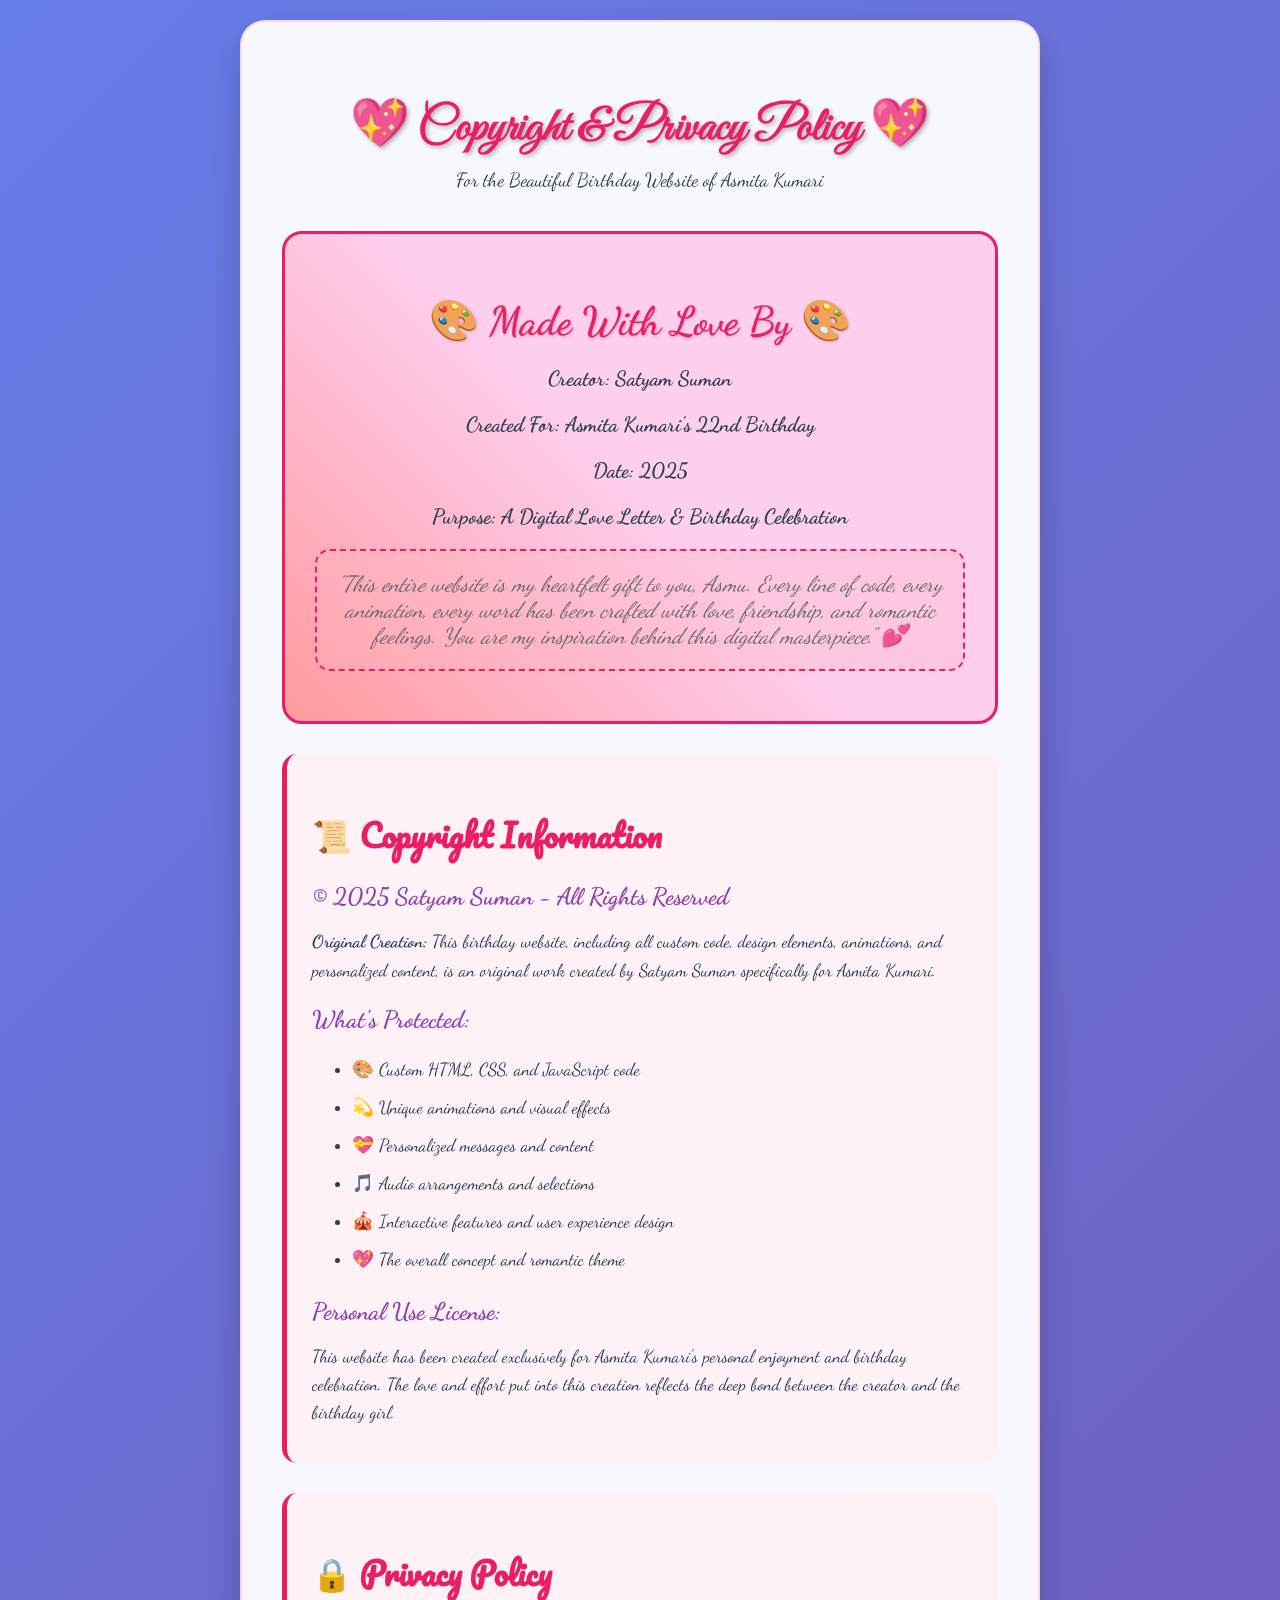
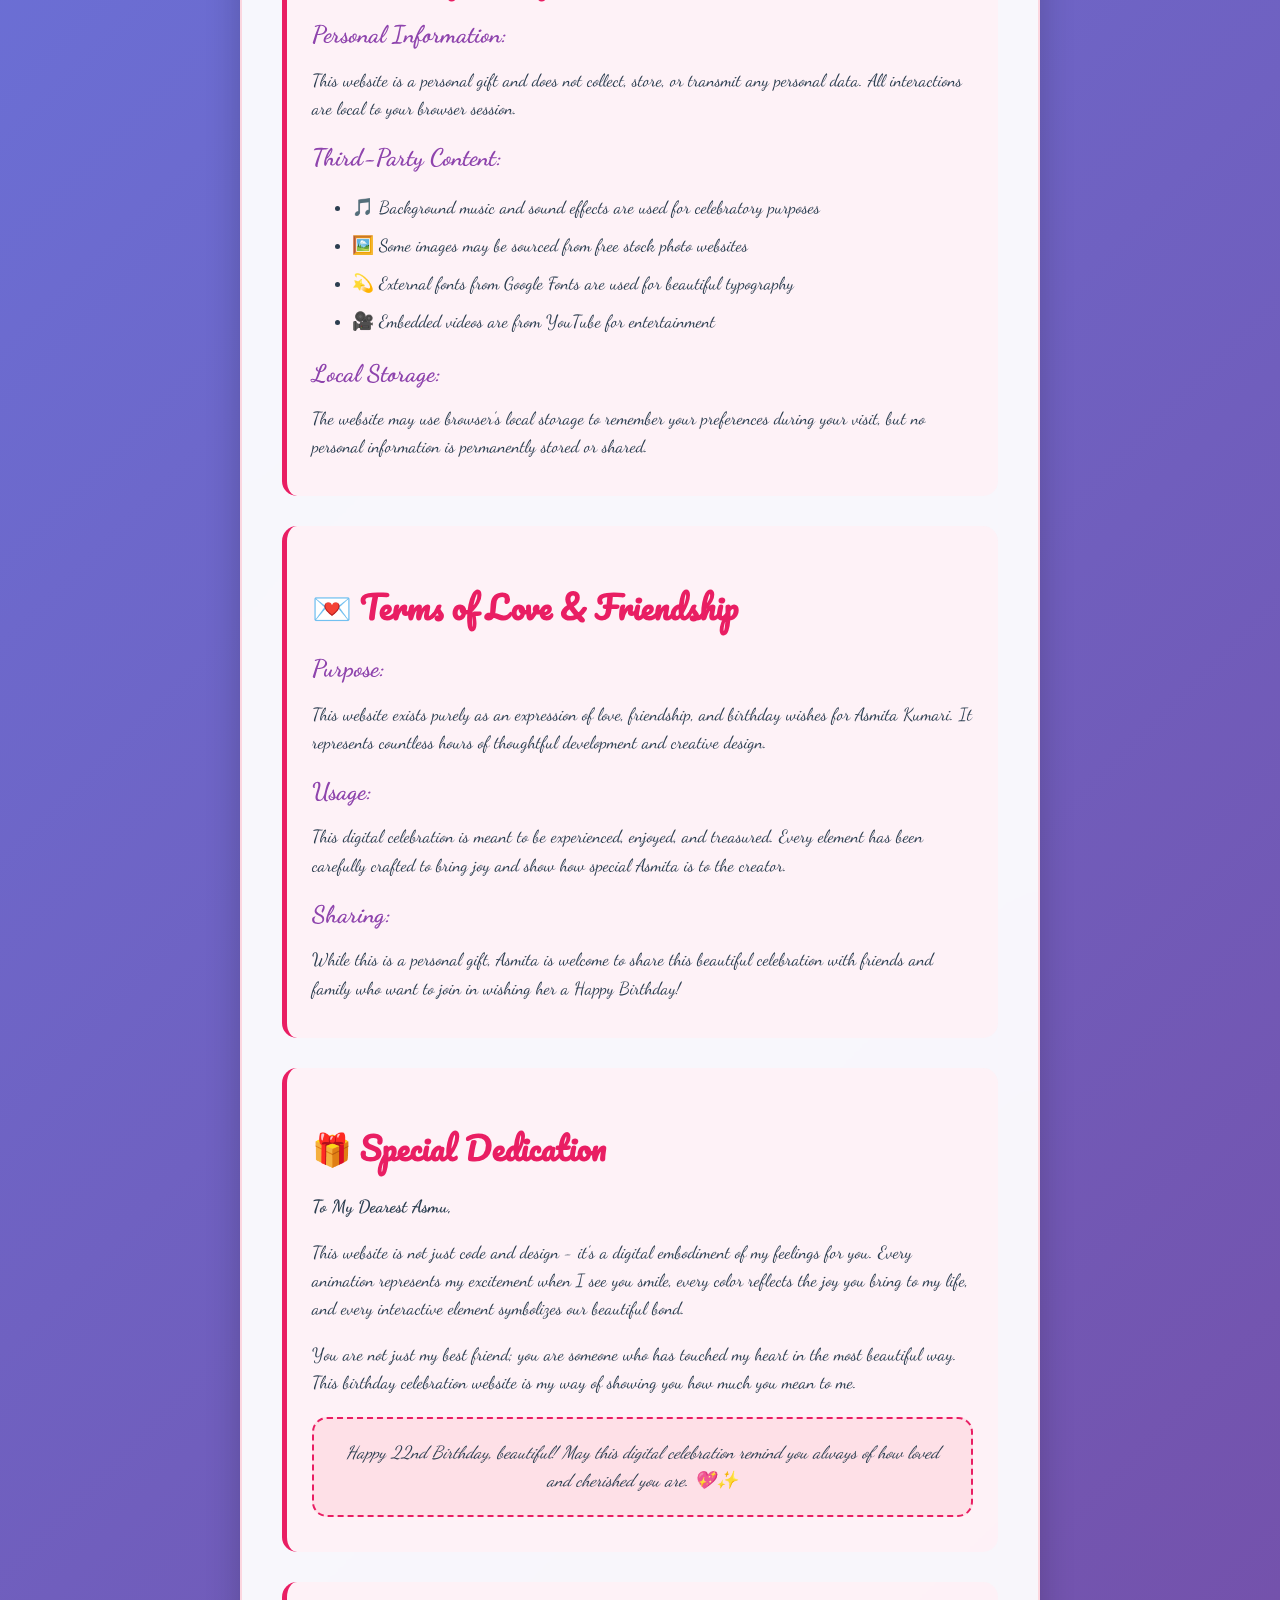
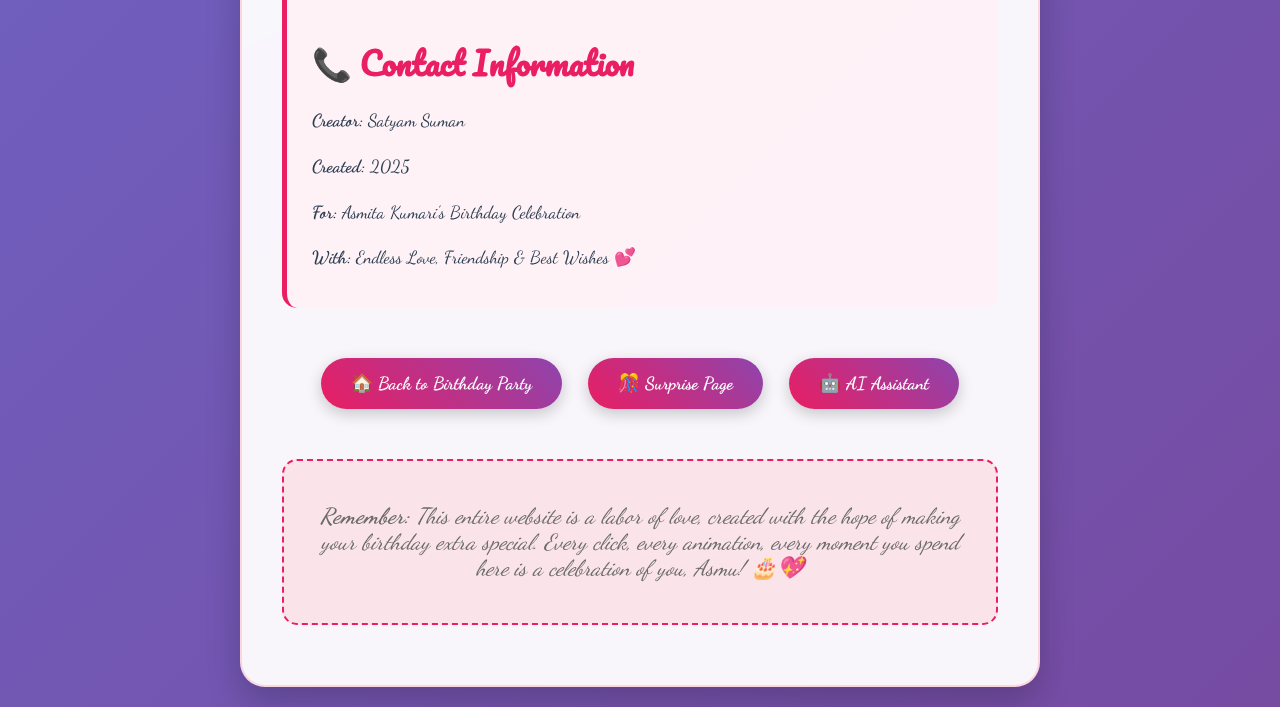
<file: src/html/privacy.html>
<!DOCTYPE html>
<html lang="en">
<head>
    <title>Copyright & Privacy Policy - Happy Birthday Asmita Kumari</title>
    <meta charset="UTF-8" />
    <meta name="viewport" content="width=device-width, initial-scale=1.0">
    <link rel="stylesheet" href="../css/stylesheet.css">
    <link rel="stylesheet" href="../css/surprise.css">
    <link href='https://fonts.googleapis.com/css?family=Dancing+Script:400,700' rel='stylesheet'>
    <link href='https://fonts.googleapis.com/css?family=Pacifico' rel='stylesheet'>
    <link href='https://fonts.googleapis.com/css?family=Great+Vibes' rel='stylesheet'>
    <style>
        body {
            background: linear-gradient(135deg, #667eea 0%, #764ba2 100%);
            font-family: 'Dancing Script', cursive;
            margin: 0;
            padding: 20px;
            min-height: 100vh;
        }
        
        .policy-container {
            max-width: 800px;
            margin: 0 auto;
            background: rgba(255, 255, 255, 0.95);
            backdrop-filter: blur(15px);
            border-radius: 25px;
            padding: 40px;
            box-shadow: 0 15px 35px rgba(0,0,0,0.2);
            border: 2px solid rgba(255, 182, 193, 0.5);
        }
        
        .header {
            text-align: center;
            margin-bottom: 40px;
        }
        
        .header h1 {
            font-size: 3rem;
            color: #e91e63;
            text-shadow: 2px 2px 4px rgba(0,0,0,0.3);
            font-family: 'Great Vibes', cursive;
            margin-bottom: 10px;
        }
        
        .header p {
            font-size: 1.2rem;
            color: #2c3e50;
            margin: 0;
        }
        
        .section {
            margin: 30px 0;
            padding: 25px;
            background: rgba(255, 240, 245, 0.8);
            border-radius: 15px;
            border-left: 5px solid #e91e63;
        }
        
        .section h2 {
            color: #e91e63;
            font-size: 2rem;
            margin-bottom: 15px;
            font-family: 'Pacifico', cursive;
        }
        
        .section h3 {
            color: #8e44ad;
            font-size: 1.5rem;
            margin: 20px 0 10px 0;
        }
        
        .section p, .section li {
            font-size: 1.1rem;
            line-height: 1.6;
            color: #2c3e50;
            margin-bottom: 10px;
        }
        
        .creator-info {
            background: linear-gradient(45deg, #ff9a9e 0%, #fecfef 50%, #fecfef 100%);
            padding: 30px;
            border-radius: 20px;
            text-align: center;
            margin: 30px 0;
            border: 3px solid #e91e63;
        }
        
        .creator-info h2 {
            font-size: 2.5rem;
            color: #e91e63;
            margin-bottom: 15px;
            text-shadow: 1px 1px 3px rgba(0,0,0,0.2);
        }
        
        .creator-details {
            font-size: 1.3rem;
            color: #2c3e50;
            font-weight: bold;
        }
        
        .love-note {
            background: rgba(255, 182, 193, 0.3);
            padding: 20px;
            border-radius: 15px;
            font-style: italic;
            text-align: center;
            margin: 20px 0;
            border: 2px dashed #e91e63;
        }
        
        .nav-btn {
            background: linear-gradient(45deg, #e91e63, #8e44ad);
            color: white;
            border: none;
            padding: 15px 30px;
            border-radius: 50px;
            font-size: 1.1rem;
            font-family: 'Dancing Script', cursive;
            font-weight: bold;
            cursor: pointer;
            transition: all 0.3s ease;
            box-shadow: 0 5px 15px rgba(0,0,0,0.2);
            text-decoration: none;
            display: inline-block;
            margin: 10px;
        }
        
        .nav-btn:hover {
            transform: translateY(-3px);
            box-shadow: 0 8px 25px rgba(0,0,0,0.3);
            color: white;
            text-decoration: none;
        }
        
        .navigation {
            text-align: center;
            margin: 40px 0;
        }
    </style>
</head>
<body>
    <div class="policy-container">
        <div class="header">
            <h1>💖 Copyright & Privacy Policy 💖</h1>
            <p>For the Beautiful Birthday Website of Asmita Kumari</p>
        </div>

        <div class="creator-info">
            <h2>🎨 Made With Love By 🎨</h2>
            <div class="creator-details">
                <p><strong>Creator:</strong> Satyam Suman</p>
                <p><strong>Created For:</strong> Asmita Kumari's 22nd Birthday</p>
                <p><strong>Date:</strong> 2025</p>
                <p><strong>Purpose:</strong> A Digital Love Letter & Birthday Celebration</p>
            </div>
            <div class="love-note">
                "This entire website is my heartfelt gift to you, Asmu. Every line of code, every animation, every word has been crafted with love, friendship, and romantic feelings. You are my inspiration behind this digital masterpiece." 💕
            </div>
        </div>

        <div class="section">
            <h2>📜 Copyright Information</h2>
            <h3>© 2025 Satyam Suman - All Rights Reserved</h3>
            <p><strong>Original Creation:</strong> This birthday website, including all custom code, design elements, animations, and personalized content, is an original work created by Satyam Suman specifically for Asmita Kumari.</p>
            
            <h3>What's Protected:</h3>
            <ul>
                <li>🎨 Custom HTML, CSS, and JavaScript code</li>
                <li>💫 Unique animations and visual effects</li>
                <li>💝 Personalized messages and content</li>
                <li>🎵 Audio arrangements and selections</li>
                <li>🎪 Interactive features and user experience design</li>
                <li>💖 The overall concept and romantic theme</li>
            </ul>

            <h3>Personal Use License:</h3>
            <p>This website has been created exclusively for Asmita Kumari's personal enjoyment and birthday celebration. The love and effort put into this creation reflects the deep bond between the creator and the birthday girl.</p>
        </div>

        <div class="section">
            <h2>🔒 Privacy Policy</h2>
            
            <h3>Personal Information:</h3>
            <p>This website is a personal gift and does not collect, store, or transmit any personal data. All interactions are local to your browser session.</p>

            <h3>Third-Party Content:</h3>
            <ul>
                <li>🎵 Background music and sound effects are used for celebratory purposes</li>
                <li>🖼️ Some images may be sourced from free stock photo websites</li>
                <li>💫 External fonts from Google Fonts are used for beautiful typography</li>
                <li>🎥 Embedded videos are from YouTube for entertainment</li>
            </ul>

            <h3>Local Storage:</h3>
            <p>The website may use browser's local storage to remember your preferences during your visit, but no personal information is permanently stored or shared.</p>
        </div>

        <div class="section">
            <h2>💌 Terms of Love & Friendship</h2>
            
            <h3>Purpose:</h3>
            <p>This website exists purely as an expression of love, friendship, and birthday wishes for Asmita Kumari. It represents countless hours of thoughtful development and creative design.</p>

            <h3>Usage:</h3>
            <p>This digital celebration is meant to be experienced, enjoyed, and treasured. Every element has been carefully crafted to bring joy and show how special Asmita is to the creator.</p>

            <h3>Sharing:</h3>
            <p>While this is a personal gift, Asmita is welcome to share this beautiful celebration with friends and family who want to join in wishing her a Happy Birthday!</p>
        </div>

        <div class="section">
            <h2>🎁 Special Dedication</h2>
            <p><strong>To My Dearest Asmu,</strong></p>
            <p>This website is not just code and design - it's a digital embodiment of my feelings for you. Every animation represents my excitement when I see you smile, every color reflects the joy you bring to my life, and every interactive element symbolizes our beautiful bond.</p>
            
            <p>You are not just my best friend; you are someone who has touched my heart in the most beautiful way. This birthday celebration website is my way of showing you how much you mean to me.</p>
            
            <p class="love-note">Happy 22nd Birthday, beautiful! May this digital celebration remind you always of how loved and cherished you are. 💖✨</p>
        </div>

        <div class="section">
            <h2>📞 Contact Information</h2>
            <p><strong>Creator:</strong> Satyam Suman</p>
            <p><strong>Created:</strong> 2025</p>
            <p><strong>For:</strong> Asmita Kumari's Birthday Celebration</p>
            <p><strong>With:</strong> Endless Love, Friendship & Best Wishes 💕</p>
        </div>

        <div class="navigation">
            <a href="../../index.html" class="nav-btn">🏠 Back to Birthday Party</a>
            <a href="surprise.html" class="nav-btn">🎊 Surprise Page</a>
            <a href="ai.html" class="nav-btn">🤖 AI Assistant</a>
        </div>

        <div class="love-note">
            <p><strong>Remember:</strong> This entire website is a labor of love, created with the hope of making your birthday extra special. Every click, every animation, every moment you spend here is a celebration of you, Asmu! 🎂💖</p>
        </div>
    </div>
</body>
</html>
</file>
<file: src/css/stylesheet.css>
body {
	background: linear-gradient(45deg, #ff9a9e 0%, #fecfef 50%, #fecfef 100%);
	background-attachment: fixed;
	background-size: 400% 400%;
	background-repeat: no-repeat;
	margin: auto;
	font-family: 'Signika', sans-serif;
	font-size:22px;
	color:#6B6B6B;
	animation: gradientShift 15s ease infinite;
}

@keyframes gradientShift {
	0% {
		background-position: 0% 50%;
	}
	50% {
		background-position: 100% 50%;
	}
	100% {
		background-position: 0% 50%;
	}
}

.navbar {
	margin-bottom: 0px;
	background: rgba(255,255,255,0.1);
	backdrop-filter: blur(10px);
	border: none;
	border-radius: 15px 15px 0 0;
}

.btn-primary {
	background: linear-gradient(45deg, #667eea, #764ba2);
	border: none;
	border-radius: 25px;
	margin: 5px;
	transition: all 0.3s ease;
	box-shadow: 0 4px 15px rgba(0,0,0,0.2);
	font-weight: bold;
}

.btn-primary:hover {
	transform: translateY(-2px);
	box-shadow: 0 6px 20px rgba(0,0,0,0.3);
	background: linear-gradient(45deg, #764ba2, #667eea);
}

.peach {
	background: linear-gradient(45deg, #ff9a9e 0%, #fad0c4 100%);
}

body {
	background-size: 400% 400%;
	animation: gradientShift 15s ease infinite;
	-webkit-transition:background-color linear 5s;
	-moz-transition:background-color linear 5s;
	-o-transition:background-color linear 5s;
	-ms-transition:background-color linear 5s;
	transition:background-color linear 5s;
	overflow-x:hidden;
}

body{
	background-color: #FFF;
	background-image:url("../img/bg.png");
}

/* Ensure buttons are properly styled and visible when needed */
.btn {
	display: none;
	margin: 5px;
	padding: 15px 25px;
	border-radius: 25px;
	border: none;
	background: linear-gradient(45deg, #ff69b4, #ff1493);
	color: white;
	font-family: 'Signika', sans-serif;
	font-size: 16px;
	font-weight: bold;
	cursor: pointer;
	transition: all 0.3s ease;
	box-shadow: 0 4px 15px rgba(255, 105, 180, 0.3);
	text-transform: uppercase;
	letter-spacing: 1px;
}

.btn:hover {
	background: linear-gradient(45deg, #ff1493, #dc143c);
	transform: translateY(-2px) scale(1.05);
	box-shadow: 0 6px 20px rgba(255, 105, 180, 0.4);
}

.btn:focus {
	outline: none;
}

/* Show initial button after loading */
#initial {
	display: none;
}

/* Ensure all buttons show when their turn comes */
.btn.show {
	display: block !important;
}

@keyframes gradientShift {
	0% { background-position: 0% 50%; }
	50% { background-position: 100% 50%; }
	100% { background-position: 0% 50%; }
}
.container {
	display: none;
}
.peach {
	background-color: #FFDAB9;

}
.peach-after {
	-webkit-animation:peach_alive linear 8s infinite;
	-moz-animation:peach_alive linear 8s infinite;
	-o-animation:peach_alive linear 8s infinite;
	-ms-animation:peach_alive linear 8s infinite;
	animation:peach_alive linear 8s infinite;
}

@-webkit-keyframes peach_alive {
	0%{
		background-color: #FFDAB9;
	}
	25%{
		background-color: #FFE4B5;
	}
	50%{
		background-color: #FFDAB9;
	}
	75%{
		background-color: #FFEFD5;
	}
	100%{
		background-color: #FFDAB9;
	}
}
@-moz-keyframes peach_alive {
	0%{
		background-color: #FFDAB9;
	}
	25%{
		background-color: #FFE4B5;
	}
	50%{
		background-color: #FFDAB9;
	}
	75%{
		background-color: #FFEFD5;
	}
	100%{
		background-color: #FFDAB9;
	}
}

@-o-keyframes peach_alive {
	0%{
		background-color: #FFDAB9;
	}
	25%{
		background-color: #FFE4B5;
	}
	50%{
		background-color: #FFDAB9;
	}
	75%{
		background-color: #FFEFD5;
	}
	100%{
		background-color: #FFDAB9;
	}
}

@-ms-keyframes peach_alive {
	0%{
		background-color: #FFDAB9;
	}
	25%{
		background-color: #FFE4B5;
	}
	50%{
		background-color: #FFDAB9;
	}
	75%{
		background-color: #FFEFD5;
	}
	100%{
		background-color: #FFDAB9;
	}
}

@keyframes peach_alive {
	0%{
		background-color: #FFDAB9;
	}
	25%{
		background-color: #FFE4B5;
	}
	50%{
		background-color: #FFDAB9;
	}
	75%{
		background-color: #FFEFD5;
	}
	100%{
		background-color: #FFDAB9;
	}
}

.peach-disco {
	-webkit-animation:peach_disc linear 6s infinite;
	-moz-animation:peach_disc linear 6s infinite;
	-o-animation:peach_disc linear 6s infinite;
	-ms-animation:peach_disc linear 6s infinite;
	animation:peach_disc linear 6s infinite;
}

@-webkit-keyframes peach_disc {
	0%{
		background-color: #000000;
	}
	25%{
		background-color: #7B1DAF;
	}
	50%{
		background-color: #FF2FB9;
	}
	75%{
		background-color:#D4FF47;
	}
	100%{
		background-color: #1B3649;
	}
}
@-moz-keyframes peach_disc {
	0%{
		background-color: #000000;
	}
	25%{
		background-color: #7B1DAF;
	}
	50%{
		background-color: #FF2FB9;
	}
	75%{
		background-color:#D4FF47;
	}
	100%{
		background-color: #1B3649;
	}
}

@-o-keyframes peach_disc {
	0%{
		background-color: #000000;
	}
	25%{
		background-color: #7B1DAF;
	}
	50%{
		background-color: #FF2FB9;
	}
	75%{
		background-color:#D4FF47;
	}
	100%{
		background-color: #1B3649;
	}
}

@-ms-keyframes peach_disc {
	0%{
		background-color: #000000;
	}
	25%{
		background-color: #7B1DAF;
	}
	50%{
		background-color: #FF2FB9;
	}
	75%{
		background-color:#D4FF47;
	}
	100%{
		background-color: #1B3649;
	}
}

@keyframes peach_disc {
	0%{
		background-color: #000000;
	}
	25%{
		background-color: #7B1DAF;
	}
	50%{
		background-color: #FF2FB9;
	}
	75%{
		background-color:#D4FF47;
	}
	100%{
		background-color: #1B3649;
	}
}

.bulb {
	width: 50px;
	height: 50px;
	margin: auto;
	background-repeat: no-repeat no-repeat;
	background-position:center 0px;
	background-size: 50px 50px;
}

.bulb-holder {
	height: 70px;
}

.center {
  display: block;
  margin-left: auto;
  margin-right: auto;
  width: 50%;
}


.center1 {
  display: block;
   height: 300px;
   left: 50%;
   margin-top: -150px;
   margin-left: -150px;
   position: absolute;
   top: 50%;
   width: 300px;
}

.bulb-glow-yellow {
	background-image: url('../../images/lights/bulb_yellow.png');
	-webkit-animation: bulb_glow_yellow linear 5s;
	-moz-animation: bulb_glow_yellow linear 5s;
	-o-animation: bulb_glow_yellow linear 5s;
	-ms-animation: bulb_glow_yellow linear 5s;
	animation: bulb_glow_yellow linear 5s;
}

@-webkit-keyframes bulb_glow_yellow {
	0%{
		background-image: url('../../images/lights/bulb.png');
		opacity: 0;
	}
	50%{
		opacity: 1;
	}
	100%{
		background-image: url('../../images/lights/bulb_yellow.png');
		opacity: 1;
	}
}
@-moz-keyframes bulb_glow_yellow {
	0%{
		background-image: url('../../images/lights/bulb.png');
		opacity: 0;
	}
	50%{
		opacity: 1;
	}
	100%{
		background-image: url('../../images/lights/bulb_yellow.png');
		opacity: 1;
	}
}
@-o-keyframes bulb_glow_yellow {
	0%{
		background-image: url('../../images/lights/bulb.png');
		opacity: 0;
	}
	50%{
		opacity: 1;
	}
	100%{
		background-image: url('../../images/lights/bulb_yellow.png');
		opacity: 1;
	}
}
@-ms-keyframes bulb_glow_yellow {
	0%{
		background-image: url('../../images/lights/bulb.png');
		opacity: 0;
	}
	50%{
		opacity: 1;
	}
	100%{
		background-image: url('../../images/lights/bulb_yellow.png');
		opacity: 1;
	}
}
@keyframes bulb_glow_yellow {
	0%{
		background-image: url('../../images/lights/bulb.png');
		opacity: 0;
	}
	50%{
		opacity: 1;
	}
	100%{
		background-image: url('../../images/lights/bulb_yellow.png');
		opacity: 1;
	}
}

.bulb-glow-red {
	background-image: url('../../images/lights/bulb_red.png');
	-webkit-animation: bulb_glow_red linear 5s;
	-moz-animation: bulb_glow_red linear 5s;
	-o-animation: bulb_glow_red linear 5s;
	-ms-animation: bulb_glow_red linear 5s;
	animation: bulb_glow_red linear 5s;
}

@-webkit-keyframes bulb_glow_red {
	0%{
		background-image: url('../../images/lights/bulb.png');
		opacity: 0;
	}
	50%{
		opacity: 1;
	}
	100%{
		background-image: url('../../images/lights/bulb_red.png');
		opacity: 1;
	}
}
@-moz-keyframes bulb_glow_red {
	0%{
		background-image: url('../../images/lights/bulb.png');
		opacity: 0;
	}
	50%{
		opacity: 1;
	}
	100%{
		background-image: url('../../images/lights/bulb_red.png');
		opacity: 1;
	}
}
@-o-keyframes bulb_glow_red {
	0%{
		background-image: url('../../images/lights/bulb.png');
		opacity: 0;
	}
	50%{
		opacity: 1;
	}
	100%{
		background-image: url('../../images/lights/bulb_red.png');
		opacity: 1;
	}
}
@-ms-keyframes bulb_glow_red {
	0%{
		background-image: url('../../images/lights/bulb.png');
		opacity: 0;
	}
	50%{
		opacity: 1;
	}
	100%{
		background-image: url('../../images/lights/bulb_red.png');
		opacity: 1;
	}
}
@keyframes bulb_glow_red {
	0%{
		background-image: url('../../images/lights/bulb.png');
		opacity: 0;
	}
	50%{
		opacity: 1;
	}
	100%{
		background-image: url('../../images/lights/bulb_red.png');
		opacity: 1;
	}
}
.bulb-glow-blue {
	background-image: url('../../images/lights/bulb_blue.png');
	-webkit-animation: bulb_glow_blue linear 5s;
	-moz-animation: bulb_glow_blue linear 5s;
	-o-animation: bulb_glow_blue linear 5s;
	-ms-animation: bulb_glow_blue linear 5s;
	animation: bulb_glow_blue linear 5s;
}

@-webkit-keyframes bulb_glow_blue {
	0%{
		background-image: url('../../images/lights/bulb.png');
		opacity: 0;
	}
	50%{
		opacity: 1;
	}
	100%{
		background-image: url('../../images/lights/bulb_blue.png');
		opacity: 1;
	}
}
@-moz-keyframes bulb_glow_blue {
	0%{
		background-image: url('../../images/lights/bulb.png');
		opacity: 0;
	}
	50%{
		opacity: 1;
	}
	100%{
		background-image: url('../../images/lights/bulb_blue.png');
		opacity: 1;
	}
}
@-o-keyframes bulb_glow_blue {
	0%{
		background-image: url('../../images/lights/bulb.png');
		opacity: 0;
	}
	50%{
		opacity: 1;
	}
	100%{
		background-image: url('../../images/lights/bulb_blue.png');
		opacity: 1;
	}
}
@-ms-keyframes bulb_glow_blue {
	0%{
		background-image: url('../../images/lights/bulb.png');
		opacity: 0;
	}
	50%{
		opacity: 1;
	}
	100%{
		background-image: url('../../images/lights/bulb_blue.png');
		opacity: 1;
	}
}
@keyframes bulb_glow_blue {
	0%{
		background-image: url('../../images/lights/bulb.png');
		opacity: 0;
	}
	50%{
		opacity: 1;
	}
	100%{
		background-image: url('../../images/lights/bulb_blue.png');
		opacity: 1;
	}
}

.bulb-glow-green {
	background-image: url('../../images/lights/bulb_green.png');
	-webkit-animation: bulb_glow_green linear 5s;
	-moz-animation: bulb_glow_green linear 5s;
	-o-animation: bulb_glow_green linear 5s;
	-ms-animation: bulb_glow_green linear 5s;
	animation: bulb_glow_green linear 5s;
}

@-webkit-keyframes bulb_glow_green {
	0%{
		background-image: url('../../images/lights/bulb.png');
		opacity: 0;
	}
	50%{
		opacity: 1;
	}
	100%{
		background-image: url('../../images/lights/bulb_green.png');
		opacity: 1;
	}
}
@-moz-keyframes bulb_glow_green {
	0%{
		background-image: url('../../images/lights/bulb.png');
		opacity: 0;
	}
	50%{
		opacity: 1;
	}
	100%{
		background-image: url('../../images/lights/bulb_green.png');
		opacity: 1;
	}
}
@-o-keyframes bulb_glow_green {
	0%{
		background-image: url('../../images/lights/bulb.png');
		opacity: 0;
	}
	50%{
		opacity: 1;
	}
	100%{
		background-image: url('../../images/lights/bulb_green.png');
		opacity: 1;
	}
}
@-ms-keyframes bulb_glow_green {
	0%{
		background-image: url('../../images/lights/bulb.png');
		opacity: 0;
	}
	50%{
		opacity: 1;
	}
	100%{
		background-image: url('../../images/lights/bulb_green.png');
		opacity: 1;
	}
}
@keyframes bulb_glow_green {
	0%{
		background-image: url('../../images/lights/bulb.png');
		opacity: 0;
	}
	50%{
		opacity: 1;
	}
	100%{
		background-image: url('../../images/lights/bulb_green.png');
		opacity: 1;
	}
}

.bulb-glow-pink {
	background-image: url('../../images/lights/bulb_pink.png');
	-webkit-animation: bulb_glow_pink linear 5s;
	-moz-animation: bulb_glow_pink linear 5s;
	-o-animation: bulb_glow_pink linear 5s;
	-ms-animation: bulb_glow_pink linear 5s;
	animation: bulb_glow_pink linear 5s;
}

@-webkit-keyframes bulb_glow_pink {
	0%{
		background-image: url('../../images/lights/bulb.png');
		opacity: 0;
	}
	50%{
		opacity: 1;
	}
	100%{
		background-image: url('../../images/lights/bulb_pink.png');
		opacity: 1;
	}
}
@-moz-keyframes bulb_glow_pink {
	0%{
		background-image: url('../../images/lights/bulb.png');
		opacity: 0;
	}
	50%{
		opacity: 1;
	}
	100%{
		background-image: url('../../images/lights/bulb_pink.png');
		opacity: 1;
	}
}
@-o-keyframes bulb_glow_pink {
	0%{
		background-image: url('../../images/lights/bulb.png');
		opacity: 0;
	}
	50%{
		opacity: 1;
	}
	100%{
		background-image: url('../../images/lights/bulb_pink.png');
		opacity: 1;
	}
}
@-ms-keyframes bulb_glow_pink {
	0%{
		background-image: url('../../images/lights/bulb.png');
		opacity: 0;
	}
	50%{
		opacity: 1;
	}
	100%{
		background-image: url('../../images/lights/bulb_pink.png');
		opacity: 1;
	}
}
@keyframes bulb_glow_pink {
	0%{
		background-image: url('../../images/lights/bulb.png');
		opacity: 0;
	}
	50%{
		opacity: 1;
	}
	100%{
		background-image: url('../../images/lights/bulb_pink.png');
		opacity: 1;
	}
}

.bulb-glow-orange {
	background-image: url('../../images/lights/bulb_orange.png');
	-webkit-animation: bulb_glow_orange linear 5s;
	-moz-animation: bulb_glow_orange linear 5s;
	-o-animation: bulb_glow_orange linear 5s;
	-ms-animation: bulb_glow_orange linear 5s;
	animation: bulb_glow_orange linear 5s;
}

@-webkit-keyframes bulb_glow_orange {
	0%{
		background-image: url('../../images/lights/bulb.png');
		opacity: 0;
	}
	50%{
		opacity: 1;
	}
	100%{
		background-image: url('../../images/lights/bulb_orange.png');
		opacity: 1;
	}
}
@-moz-keyframes bulb_glow_orange {
	0%{
		background-image: url('../../images/lights/bulb.png');
		opacity: 0;
	}
	50%{
		opacity: 1;
	}
	100%{
		background-image: url('../../images/lights/bulb_orange.png');
		opacity: 1;
	}
}
@-o-keyframes bulb_glow_orange {
	0%{
		background-image: url('../../images/lights/bulb.png');
		opacity: 0;
	}
	50%{
		opacity: 1;
	}
	100%{
		background-image: url('../../images/lights/bulb_orange.png');
		opacity: 1;
	}
}
@-ms-keyframes bulb_glow_orange {
	0%{
		background-image: url('../../images/lights/bulb.png');
		opacity: 0;
	}
	50%{
		opacity: 1;
	}
	100%{
		background-image: url('../../images/lights/bulb_orange.png');
		opacity: 1;
	}
}
@keyframes bulb_glow_orange {
	0%{
		background-image: url('../../images/lights/bulb.png');
		opacity: 0;
	}
	50%{
		opacity: 1;
	}
	100%{
		background-image: url('../../images/lights/bulb_orange.png');
		opacity: 1;
	}
}


/*after music*/
.bulb-glow-yellow-after {
	background-image: url('../../images/lights/bulb_yellow.png');
	-webkit-animation: bulb_glow_yellow_after linear 1s infinite;
	-moz-animation: bulb_glow_yellow_after linear 1s infinite;
	-o-animation: bulb_glow_yellow_after linear 1s infinite;
	-ms-animation: bulb_glow_yellow_after linear 1s infinite;
	animation: bulb_glow_yellow_after linear 1s infinite;
}
.bulb-glow-yellow-disco {
	background-image: url('../../images/lights/bulb_yellow.png');
	-webkit-animation: bulb_glow_yellow_after linear 0.2s infinite;
	-moz-animation: bulb_glow_yellow_after linear 0.2s infinite;
	-o-animation: bulb_glow_yellow_after linear 0.2s infinite;
	-ms-animation: bulb_glow_yellow_after linear 0.2s infinite;
	animation: bulb_glow_yellow_after linear 0.2s infinite;
}
@-webkit-keyframes bulb_glow_yellow_after {
	0%{
		background-image: url('../../images/lights/bulb.png');
	}
	50%{
		background-image: url('../../images/lights/bulb_yellow.png');
	}
	100%{
		background-image: url('../../images/lights/bulb.png');
	}
}
@-moz-keyframes bulb_glow_yellow_after {
	0%{
		background-image: url('../../images/lights/bulb.png');
	}
	50%{
		background-image: url('../../images/lights/bulb_yellow.png');
	}
	100%{
		background-image: url('../../images/lights/bulb.png');
	}
}
@-o-keyframes bulb_glow_yellow_after {
	0%{
		background-image: url('../../images/lights/bulb.png');
	}
	50%{
		background-image: url('../../images/lights/bulb_yellow.png');
	}
	100%{
		background-image: url('../../images/lights/bulb.png');
	}
}
@-ms-keyframes bulb_glow_yellow_after {
	0%{
		background-image: url('../../images/lights/bulb.png');
	}
	50%{
		background-image: url('../../images/lights/bulb_yellow.png');
	}
	100%{
		background-image: url('../../images/lights/bulb.png');
	}
}
@keyframes bulb_glow_yellow_after {
	0%{
		background-image: url('../../images/lights/bulb.png');
	}
	50%{
		background-image: url('../../images/lights/bulb_yellow.png');
	}
	100%{
		background-image: url('../../images/lights/bulb.png');
	}
}

.bulb-glow-red-after {
	background-image: url('../../images/lights/bulb_red.png');
	-webkit-animation: bulb_glow_red_after linear 1.2s infinite;
	-moz-animation: bulb_glow_red_after linear 1.2s infinite;
	-o-animation: bulb_glow_red_after linear 1.2s infinite;
	-ms-animation: bulb_glow_red_after linear 1.2s infinite;
	animation: bulb_glow_red_after linear 1.2s infinite;
}

.bulb-glow-red-disco {
	background-image: url('../../images/lights/bulb_red.png');
	-webkit-animation: bulb_glow_red_after linear 0.4s infinite;
	-moz-animation: bulb_glow_red_after linear 0.4s infinite;
	-o-animation: bulb_glow_red_after linear 0.4s infinite;
	-ms-animation: bulb_glow_red_after linear 0.4s infinite;
	animation: bulb_glow_red_after linear 0.4s infinite;
}

@-webkit-keyframes bulb_glow_red_after {
	0%{
		background-image: url('../../images/lights/bulb.png');
	}
	50%{
		background-image: url('../../images/lights/bulb_red.png');
	}
	100%{
		background-image: url('../../images/lights/bulb.png');
	}
}
@-moz-keyframes bulb_glow_red_after {
	0%{
		background-image: url('../../images/lights/bulb.png');
	}
	50%{
		background-image: url('../../images/lights/bulb_red.png');
	}
	100%{
		background-image: url('../../images/lights/bulb.png');
	}
}
@-o-keyframes bulb_glow_red_after {
	0%{
		background-image: url('../../images/lights/bulb.png');
	}
	50%{
		background-image: url('../../images/lights/bulb_red.png');
	}
	100%{
		background-image: url('../../images/lights/bulb.png');
	}
}
@-ms-keyframes bulb_glow_red_after {
	0%{
		background-image: url('../../images/lights/bulb.png');
	}
	50%{
		background-image: url('../../images/lights/bulb_red.png');
	}
	100%{
		background-image: url('../../images/lights/bulb.png');
	}
}
@keyframes bulb_glow_red_after {
	0%{
		background-image: url('../../images/lights/bulb.png');
	}
	50%{
		background-image: url('../../images/lights/bulb_red.png');
	}
	100%{
		background-image: url('../../images/lights/bulb.png');
	}
}

.bulb-glow-blue-after {
	background-image: url('../../images/lights/bulb_blue.png');
	-webkit-animation: bulb_glow_blue_after linear 1.4s infinite;
	-moz-animation: bulb_glow_blue_after linear 1.4s infinite;
	-o-animation: bulb_glow_blue_after linear 1.4s infinite;
	-ms-animation: bulb_glow_blue_after linear 1.4s infinite;
	animation: bulb_glow_blue_after linear 1.4s infinite;
}

.bulb-glow-blue-disco {
	background-image: url('../../images/lights/bulb_blue.png');
	-webkit-animation: bulb_glow_blue_after linear 0.6s infinite;
	-moz-animation: bulb_glow_blue_after linear 0.6s infinite;
	-o-animation: bulb_glow_blue_after linear 0.6s infinite;
	-ms-animation: bulb_glow_blue_after linear 0.6s infinite;
	animation: bulb_glow_blue_after linear 0.6s infinite;
}

@-webkit-keyframes bulb_glow_blue_after {
	0%{
		background-image: url('../../images/lights/bulb.png');
	}
	50%{
		background-image: url('../../images/lights/bulb_blue.png');
	}
	100%{
		background-image: url('../../images/lights/bulb.png');
	}
}
@-moz-keyframes bulb_glow_blue_after {
	0%{
		background-image: url('../../images/lights/bulb.png');
	}
	50%{
		background-image: url('../../images/lights/bulb_blue.png');
	}
	100%{
		background-image: url('../../images/lights/bulb.png');
	}
}
@-o-keyframes bulb_glow_blue_after {
	0%{
		background-image: url('../../images/lights/bulb.png');
	}
	50%{
		background-image: url('../../images/lights/bulb_blue.png');
	}
	100%{
		background-image: url('../../images/lights/bulb.png');
	}
}
@-ms-keyframes bulb_glow_blue_after {
	0%{
		background-image: url('../../images/lights/bulb.png');
	}
	50%{
		background-image: url('../../images/lights/bulb_blue.png');
	}
	100%{
		background-image: url('../../images/lights/bulb.png');
	}
}
@keyframes bulb_glow_blue_after {
	0%{
		background-image: url('../../images/lights/bulb.png');
	}
	50%{
		background-image: url('../../images/lights/bulb_blue.png');
	}
	100%{
		background-image: url('../../images/lights/bulb.png');
	}
}
.bulb-glow-green-after {
	background-image: url('../../images/lights/bulb_green.png');
	-webkit-animation: bulb_glow_green_after linear 1.8s infinite;
	-moz-animation: bulb_glow_green_after linear 1.8s infinite;
	-o-animation: bulb_glow_green_after linear 1.8s infinite;
	-ms-animation: bulb_glow_green_after linear 1.8s infinite;
	animation: bulb_glow_green_after linear 1.8s infinite;
}

.bulb-glow-green-disco {
	background-image: url('../../images/lights/bulb_green.png');
	-webkit-animation: bulb_glow_green_after linear 0.8s infinite;
	-moz-animation: bulb_glow_green_after linear 0.8s infinite;
	-o-animation: bulb_glow_green_after linear 0.8s infinite;
	-ms-animation: bulb_glow_green_after linear 0.8s infinite;
	animation: bulb_glow_green_after linear 0.8s infinite;
}

@-webkit-keyframes bulb_glow_green_after {
	0%{
		background-image: url('../../images/lights/bulb.png');
	}
	50%{
		background-image: url('../../images/lights/bulb_green.png');
	}
	100%{
		background-image: url('../../images/lights/bulb.png');
	}
}

@-moz-keyframes bulb_glow_green_after {
	0%{
		background-image: url('../../images/lights/bulb.png');
	}
	50%{
		background-image: url('../../images/lights/bulb_green.png');
	}
	100%{
		background-image: url('../../images/lights/bulb.png');
	}
}
@-o-keyframes bulb_glow_green_after {
	0%{
		background-image: url('../../images/lights/bulb.png');
	}
	50%{
		background-image: url('../../images/lights/bulb_green.png');
	}
	100%{
		background-image: url('../../images/lights/bulb.png');
	}
}
@-ms-keyframes bulb_glow_green_after {
	0%{
		background-image: url('../../images/lights/bulb.png');
	}
	50%{
		background-image: url('../../images/lights/bulb_green.png');
	}
	100%{
		background-image: url('../../images/lights/bulb.png');
	}

}
@keyframes bulb_glow_green_after {
	0%{
		background-image: url('../../images/lights/bulb.png');
	}
	50%{
		background-image: url('../../images/lights/bulb_green.png');
	}
	100%{
		background-image: url('../../images/lights/bulb.png');
	}
}
.bulb-glow-pink-after {
	background-image: url('../../images/lights/bulb_pink.png');
	-webkit-animation: bulb_glow_pink_after linear 2s infinite;
	-moz-animation: bulb_glow_pink_after linear 2s infinite;
	-o-animation: bulb_glow_pink_after linear 2s infinite;
	-ms-animation: bulb_glow_pink_after linear 2s infinite;
	animation: bulb_glow_pink_after linear 2s infinite;
}

.bulb-glow-pink-disco {
	background-image: url('../../images/lights/bulb_pink.png');
	-webkit-animation: bulb_glow_pink_after linear 1s infinite;
	-moz-animation: bulb_glow_pink_after linear 1s infinite;
	-o-animation: bulb_glow_pink_after linear 1s infinite;
	-ms-animation: bulb_glow_pink_after linear 1s infinite;
	animation: bulb_glow_pink_after linear 1s infinite;
}

@-webkit-keyframes bulb_glow_pink_after {
	0%{
		background-image: url('../../images/lights/bulb.png');
	}
	50%{
		background-image: url('../../images/lights/bulb_pink.png');
	}
	100%{
		background-image: url('../../images/lights/bulb.png');
	}
}
@-moz-keyframes bulb_glow_pink_after {
	0%{
		background-image: url('../../images/lights/bulb.png');
	}
	50%{
		background-image: url('../../images/lights/bulb_pink.png');
	}
	100%{
		background-image: url('../../images/lights/bulb.png');
	}
}
@-o-keyframes bulb_glow_pink_after {
	0%{
		background-image: url('../../images/lights/bulb.png');
	}
	50%{
		background-image: url('../../images/lights/bulb_pink.png');
	}
	100%{
		background-image: url('../../images/lights/bulb.png');
	}
}
@-ms-keyframes bulb_glow_pink_after {
	0%{
		background-image: url('../../images/lights/bulb.png');
	}
	50%{
		background-image: url('../../images/lights/bulb_pink.png');
	}
	100%{
		background-image: url('../../images/lights/bulb.png');
	}
}
@keyframes bulb_glow_pink_after {
	0%{
		background-image: url('../../images/lights/bulb.png');
	}
	50%{
		background-image: url('../../images/lights/bulb_pink.png');
	}
	100%{
		background-image: url('../../images/lights/bulb.png');
	}
}
.bulb-glow-orange-after {
	background-image: url('../../images/lights/bulb_orange.png');
	-webkit-animation: bulb_glow_orange_after linear 2.2s infinite;
	-moz-animation: bulb_glow_orange_after linear 2.2s infinite;
	-o-animation: bulb_glow_orange_after linear 2.2s infinite;
	-ms-animation: bulb_glow_orange_after linear 2.2s infinite;
	animation: bulb_glow_orange_after linear 2.2s infinite;
}

.bulb-glow-orange-disco {
	background-image: url('../../images/lights/bulb_orange.png');
	-webkit-animation: bulb_glow_orange_after linear 1.2s infinite;
	-moz-animation: bulb_glow_orange_after linear 1.2s infinite;
	-o-animation: bulb_glow_orange_after linear 1.2s infinite;
	-ms-animation: bulb_glow_orange_after linear 1.2s infinite;
	animation: bulb_glow_orange_after linear 1.2s infinite;
}

@-webkit-keyframes bulb_glow_orange_after {
	0%{
		background-image: url('../../images/lights/bulb.png');
	}
	50%{
		background-image: url('../../images/lights/bulb_orange.png');
	}
	100%{
		background-image: url('../../images/lights/bulb.png');
	}
}
@-moz-keyframes bulb_glow_orange_after {
	0%{
		background-image: url('../../images/lights/bulb.png');
	}
	50%{
		background-image: url('../../images/lights/bulb_orange.png');
	}
	100%{
		background-image: url('../../images/lights/bulb.png');
	}
}
@-o-keyframes bulb_glow_orange_after {
	0%{
		background-image: url('../../images/lights/bulb.png');
	}
	50%{
		background-image: url('../../images/lights/bulb_orange.png');
	}
	100%{
		background-image: url('../../images/lights/bulb.png');
	}
}
@-ms-keyframes bulb_glow_orange_after {
	0%{
		background-image: url('../../images/lights/bulb.png');
	}
	50%{
		background-image: url('../../images/lights/bulb_orange.png');
	}
	100%{
		background-image: url('../../images/lights/bulb.png');
	}
}
@keyframes bulb_glow_orange_after {
	0%{
		background-image: url('../../images/lights/bulb.png');
	}
	50%{
		background-image: url('../../images/lights/bulb_orange.png');
	}
	100%{
		background-image: url('../../images/lights/bulb.png');
	}
}
.song {
	display: none;
}

.song1 {
	display: none;
}

.bannar {
	max-width: 100%;
	-webkit-transform:translate(0px,-500px);
	-moz-transform:translate(0px,-500px);
	-o-transform:translate(0px,-500px);
	-ms-transform:translate(0px,-500px);
	transform:translate(0px,-500px);

}
.bannar-come {
	-webkit-animation: bannar_come linear 6s;
	-webkit-transform:translate(0px,0px);
	-moz-animation: bannar_come linear 6s;
	-moz-transform:translate(0px,0px);
	-o-animation: bannar_come linear 6s;
	-o-transform:translate(0px,0px);
	-ms-animation: bannar_come linear 6s;
	-ms-transform:translate(0px,0px);
	animation: bannar_come linear 6s;
	transform:translate(0px,0px);
}
@-webkit-keyframes bannar_come {
	0%{
		-webkit-transform:translate(0px,-1000px);
	}
	33%{
		-webkit-transform:translate(0px,0px);
		-webkit-transform:rotate(10deg);
		/*-webkit-transform:scale(1.5);*/
	}
	66% {
		-webkit-transform:translate(0px,100px);
		-webkit-transform:rotate(-10deg);
	}
	100% {
		-webkit-transform:translate(0px,0px);
	}
}
@-moz-keyframes bannar_come {
	0%{
		-moz-transform:translate(0px,-1000px);
	}
	33%{
		-moz-transform:translate(0px,0px);
		-moz-transform:rotate(10deg);
		/*-webkit-transform:scale(1.5);*/
	}
	66% {
		-moz-transform:translate(0px,100px);
		-moz-transform:rotate(-10deg);
	}
	100% {
		-moz-transform:translate(0px,0px);
	}
}
@-o-keyframes bannar_come {
	0%{
		-o-transform:translate(0px,-1000px);
	}
	33%{
		-o-transform:translate(0px,0px);
		-o-transform:rotate(10deg);
		/*-webkit-transform:scale(1.5);*/
	}
	66% {
		-o-transform:translate(0px,100px);
		-o-transform:rotate(-10deg);
	}
	100% {
		-o-transform:translate(0px,0px);
	}
}
@-ms-keyframes bannar_come {
	0%{
		-ms-transform:translate(0px,-1000px);
	}
	33%{
		-ms-transform:translate(0px,0px);
		-ms-transform:rotate(10deg);
		/*-webkit-transform:scale(1.5);*/
	}
	66% {
		-ms-transform:translate(0px,100px);
		-ms-transform:rotate(-10deg);
	}
	100% {
		-ms-transform:translate(0px,0px);
	}
}o
@keyframes bannar_come {
	0%{
		transform:translate(0px,-1000px);
	}
	33%{
		transform:translate(0px,0px);
		transform:rotate(10deg);
		/*-webkit-transform:scale(1.5);*/
	}
	66% {
		transform:translate(0px,100px);
		transform:rotate(-10deg);
	}
	100% {
		transform:translate(0px,0px);
	}
}

.balloons {
	position: fixed;
	bottom: -200px;
	opacity: 0.6;
	z-index: 99;
	width: 50px;
	height: 91px;
	background-repeat: no-repeat no-repeat;
	background-size: 50px 91px;
}
.balloons h2 {
	text-transform: uppercase;
	font-family: 'Signika', sans-serif;
	font-size: 50px;
	color: #BF4136;
	text-shadow: 5px 5px 5px #FFF;
	display: none;
}
#b1,#b11 {
	background-image: url('../../images/ballons/b1.png');
}
#b2,#b22 {
	background-image: url('../../images/ballons/b2.png');
}
#b3,#b33 {
	background-image: url('../../images/ballons/b3.png');
}
#b4,#b44{
	background-image: url('../../images/ballons/b4.png');
}
#b5,#b55{
	background-image: url('../../images/ballons/b5.png');
}
#b6,#b66{
	background-image: url('../../images/ballons/b6.png');
}
#b7,#b77{
	background-image: url('../../images/ballons/b7.png');
}
#b8,#b88{
	background-image: url('../../images/ballons/b7.png');
}
.balloons-rotate-behaviour-one {
	-webkit-animation: balloons_rotate_one linear 10s infinite;
	-webkit-transform: rotate(30deg);
	-moz-animation: balloons_rotate_one linear 10s infinite;
	-moz-transform: rotate(30deg);
	-o-animation: balloons_rotate_one linear 10s infinite;
	-o-transform: rotate(30deg);
	-ms-animation: balloons_rotate_one linear 10s infinite;
	-ms-transform: rotate(30deg);
	animation: balloons_rotate_one linear 10s infinite;
	transform: rotate(30deg);
}
@-webkit-keyframes balloons_rotate_one {
	0% {
		-webkit-transform: rotate(30deg);
	}
	50% {
		-webkit-transform: rotate(-30deg);
	}
	100% {
		-webkit-transform: rotate(30deg);
	}
}
@-moz-keyframes balloons_rotate_one {
	0% {
		-moz-transform: rotate(30deg);
	}
	50% {
		-moz-transform: rotate(-30deg);
	}
	100% {
		-moz-transform: rotate(30deg);
	}
}
@-o-keyframes balloons_rotate_one {
	0% {
		-o-transform: rotate(30deg);
	}
	50% {
		-o-transform: rotate(-30deg);
	}
	100% {
		-o-transform: rotate(30deg);
	}
}
@-ms-keyframes balloons_rotate_one {
	0% {
		-ms-transform: rotate(30deg);
	}
	50% {
		-ms-transform: rotate(-30deg);
	}
	100% {
		-ms-transform: rotate(30deg);
	}
}
@keyframes balloons_rotate_one {
	0% {
		transform: rotate(30deg);
	}
	50% {
		transform: rotate(-30deg);
	}
	100% {
		transform: rotate(30deg);
	}
}

.dance-one {
	-webkit-animation: dance_rotate_one linear 3s infinite;
	-webkit-transform: rotate(10deg) ;
	-moz-animation: dance_rotate_one linear 3s infinite;
	-moz-transform: rotate(10deg) ;
	-o-animation: dance_rotate_one linear 3s infinite;
	-o-transform: rotate(10deg) ;
	-ms-animation: dance_rotate_one linear 3s infinite;
	-ms-transform: rotate(10deg) ;
	animation: dance_rotate_one linear 3s infinite;
	transform: rotate(10deg) ;
}
@-webkit-keyframes dance_rotate_one {
	0% {
		-webkit-transform:  translate(0px,0px) rotate(10deg);


	}
	50% {
		-webkit-transform:  translate(-20px,10px) rotate(-10deg);

	}
	100% {
		-webkit-transform: translate(0px,0px) rotate(10deg) ;

	}
}
@-moz-keyframes dance_rotate_one {
	0% {
		-moz-transform:  translate(0px,0px) rotate(10deg);
	}
	50% {
		-moz-transform:  translate(-20px,10px) rotate(-10deg);
	}
	100% {
		-moz-transform:  translate(0px,0px) rotate(10deg);
	}
}
@-o-keyframes dance_rotate_one {
	0% {
		-o-transform:  translate(0px,0px) rotate(10deg);
	}
	50% {
		-o-transform:  translate(-20px,10px) rotate(-10deg);
	}
	100% {
		-o-transform:  translate(0px,0px) rotate(10deg);
	}
}
@-ms-keyframes dance_rotate_one {
	0% {
		-ms-transform:  translate(0px,0px) rotate(10deg);
	}
	50% {
		-ms-transform:  translate(-20px,10px) rotate(-10deg);
	}
	100% {
		-ms-transform:  translate(0px,0px) rotate(10deg);
	}
}
@keyframes dance_rotate_one {
	0% {
		transform:  translate(0px,0px) rotate(10deg);
	}
	50% {
		transform:  translate(-20px,10px) rotate(-10deg);
	}
	100% {
		transform:  translate(0px,0px) rotate(10deg);
	}
}

.dance-two {
	-webkit-animation: dance_rotate_two linear 3s infinite;
	-webkit-transform: rotate(10deg);
	-moz-animation: dance_rotate_two linear 3s infinite;
	-moz-transform: rotate(10deg);
	-o-animation: dance_rotate_two linear 3s infinite;
	-o-transform: rotate(10deg);
	-ms-animation: dance_rotate_two linear 3s infinite;
	-ms-transform: rotate(10deg);
	animation: dance_rotate_two linear 3s infinite;
	transform: rotate(10deg);
}
@-webkit-keyframes dance_rotate_two {
	0% {
		-webkit-transform: translate(0px,0px) rotate(-10deg);
	}
	50% {
		-webkit-transform: translate(20px,-10px) rotate(10deg);
	}
	100% {
		-webkit-transform: translate(0px,0px) rotate(-10deg);
	}
}
@-moz-keyframes dance_rotate_two {
	0% {
		-moz-transform: translate(0px,0px) rotate(-10deg);
	}
	50% {
		-moz-transform: translate(20px,-10px) rotate(10deg);
	}
	100% {
		-moz-transform: translate(0px,0px) rotate(-10deg);
	}
}
@-o-keyframes dance_rotate_two {
	0% {
		-o-transform: translate(0px,0px) rotate(-10deg);
	}
	50% {
		-o-transform: translate(20px,-10px) rotate(10deg);
	}
	100% {
		-o-transform: translate(0px,0px) rotate(-10deg);
	}
}
@-ms-keyframes dance_rotate_two {
	0% {
		-ms-transform: translate(0px,0px) rotate(-10deg);
	}
	50% {
		-ms-transform: translate(20px,-10px) rotate(10deg);
	}
	100% {
		-ms-transform: translate(0px,0px) rotate(-10deg);
	}
}
@keyframes dance_rotate_two {
	0% {
		transform: translate(0px,0px) rotate(-10deg);
	}
	50% {
		transform: translate(20px,-10px) rotate(10deg);
	}
	100% {
		transform:  translate(0px,0px) rotate(-10deg);
	}
}
.balloons-rotate-behaviour-two {
	-webkit-animation: balloons_rotate_two linear 10s infinite;
	-webkit-transform: rotate(-20deg);
	-moz-animation: balloons_rotate_two linear 10s infinite;
	-moz-transform: rotate(-20deg);
	-o-animation: balloons_rotate_two linear 10s infinite;
	-o-transform: rotate(-20deg);
	-ms-animation: balloons_rotate_two linear 10s infinite;
	-ms-transform: rotate(-20deg);
	animation: balloons_rotate_two linear 10s infinite;
	transform: rotate(-20deg);
}
@-webkit-keyframes balloons_rotate_two {
	0% {
		-webkit-transform: rotate(-20deg);
	}
	50% {
		-webkit-transform: rotate(20deg);
	}
	100% {
		-webkit-transform: rotate(-20deg);
	}
}
@-moz-keyframes balloons_rotate_two {
	0% {
		-moz-transform: rotate(-20deg);
	}
	50% {
		-moz-transform: rotate(20deg);
	}
	100% {
		-moz-transform: rotate(-20deg);
	}
}
@-o-keyframes balloons_rotate_two {
	0% {
		-o-transform: rotate(-20deg);
	}
	50% {
		-o-transform: rotate(20deg);
	}
	100% {
		-o-transform: rotate(-20deg);
	}
}
@-ms-keyframes balloons_rotate_two {
	0% {
		-ms-transform: rotate(-20deg);
	}
	50% {
		-ms-transform: rotate(20deg);
	}
	100% {
		-ms-transform: rotate(-20deg);
	}
}
@keyframes balloons_rotate_two {
	0% {
		transform: rotate(-20deg);
	}
	50% {
		transform: rotate(20deg);
	}
	100% {
		transform: rotate(-20deg);
	}
}

.balloon-border{
	position: fixed;
	top:100%;
	opacity: 0.5;
	z-index: 9999;
}

.self-border{
	position: fixed;
	top:50%;
	opacity: 1.0;
	z-index: 9999;
	width: 120px;
	height: 150px;
	border-radius: 10px;
	object-fit: cover;
}

/* Individual positioning for each friend image */
#self {
	left: 10%;
	top: 40%;
}

#f1 {
	left: 20%;
	top: 30%;
}

#f2 {
	left: 30%;
	top: 45%;
}

#f3 {
	left: 40%;
	top: 25%;
}

#f4 {
	left: 50%;
	top: 40%;
}

#f5 {
	left: 60%;
	top: 30%;
}

#f6 {
	left: 70%;
	top: 45%;
}

#f7 {
	left: 80%;
	top: 35%;
}

#f8 {
	left: 15%;
	top: 60%;
}

#f9 {
	left: 25%;
	top: 65%;
}

#f10 {
	left: 35%;
	top: 70%;
}

#f11 {
	left: 55%;
	top: 65%;
}

#f12 {
	left: 75%;
	top: 60%;
}



.cake_class{
	position: fixed;
	left:45%;
	top:60%;
	opacity: 1.0;
	z-index: 9999;
	width: 12%;
	height: 20%;
}
.control-panel {
	position: fixed;
	bottom: 0;
	padding:10px 0px 10px 0px;
}
#turn_on,#picture_time,#play, #bannar_coming, #balloons_flying,#cake_fadein,#light_candle,#dj_time,#story, #banner, #invite_friends, #self ,#f1,#f2,#f3,#f4,#f5,#f6,#f7,#f8,#f9,#f10,#f11,#f12, #cake_pink, #card, #candle, #ai_assistant{
	display: none;
}

.cake-cover {
	position: fixed;
	left:47%;
	top:34%;
	opacity: 1.0;
	z-index: 9999;
	width: 130px;
	height: 200px;
}
.message {
	margin-top: 200px;
	display: none;
}
.message p {
	font-family: 'Sudipta Panda', sans-serif;
	font-size: 30px;
	text-transform: uppercase;
	color: #C4515C;
	text-shadow: 2px 2px 2px #FFF;
	display: none;
	font-weight: bold;
}

.btn-primary {
        border: 2px solid #ff69b4;
        padding: 15px 25px;
        text-transform: uppercase;
        font-family: 'Lobster', cursive;
        font-weight: 700;
        color: #fff;
        background: linear-gradient(45deg, #ff69b4, #ff1493, #dc143c);
        border-radius: 50px;
        box-shadow: 0 8px 15px rgba(255, 105, 180, 0.3);
        transition: all 0.3s ease;
        font-size: 14px;
        letter-spacing: 1px;
        position: relative;
        overflow: hidden;
}

.btn-primary::before {
        content: '';
        position: absolute;
        top: 0;
        left: -100%;
        width: 100%;
        height: 100%;
        background: linear-gradient(90deg, transparent, rgba(255, 255, 255, 0.2), transparent);
        transition: left 0.5s;
}

.btn-primary:hover::before {
        left: 100%;
}
    .btn-primary:hover,
    .btn-primary:focus,
    .btn-primary:active,
    .btn-primary.active,
    .open .dropdown-toggle.btn-primary {
        border-color: #ff1493;
        color: #fff;
        background: linear-gradient(45deg, #ff1493, #dc143c, #b22222);
        transform: translateY(-3px);
        box-shadow: 0 12px 25px rgba(255, 105, 180, 0.4);
    }



    /*controlling tablet width*/
    /*@media only screen and (max-width: 720px){
    	.container {
    		-webkit-transform: scale(0.9);
    	}
    }*/

@import url('https://fonts.googleapis.com/css?family=Lobster');
@import url('https://fonts.googleapis.com/css?family=Indie+Flower');
* {
  -webkit-box-sizing: border-box;
          box-sizing: border-box;
}



#card-front {
  color: #FFDFDF;
  z-index: 10;
}

#card, #card-front, #card-inside {
  height: 90%;
}

.wrap {
  padding: 1.5em 2.5em;
  height: 100%;
}

#card-front, #card-inside {
  width: 40%;
  -webkit-box-shadow: 2px 2px 30px rgba(0, 0, 0, 0.25), 0 0 1px rgba(0, 0, 0, 0.5);
          box-shadow: 2px 2px 30px rgba(0, 0, 0, 0.25), 0 0 1px rgba(0, 0, 0, 0.5);
  position: absolute;
  left: 50%;
}

#card-inside .wrap {
  background: #FFEFEF;
  -webkit-box-shadow: inset 2px 0 1px rgba(0, 0, 0, 0.05);
          box-shadow: inset 2px 0 1px rgba(0, 0, 0, 0.05);
}

/* ====================================
   BIRTHDAY CARD STYLES
   ==================================== */

/* Main card container with 3D flip effect */
.birthday-card {
  width: 100%;
  height: 100vh;
  position: fixed;
  top: 0;
  left: 0;
  z-index: 9999;
  perspective: 1000px;
  background: linear-gradient(135deg, #667eea 0%, #764ba2 100%);
  display: none; /* Initially hidden */
}

/* Card faces setup for 3D flip */
.card-face {
  position: absolute;
  width: 100%;
  height: 100%;
  backface-visibility: hidden;
  transition: transform 0.8s cubic-bezier(0.175, 0.885, 0.32, 1.275);
  transform-style: preserve-3d;
}

/* Front face of the card */
.card-front {
  background: linear-gradient(135deg, #ff9a9e 0%, #fecfef 50%, #fecfef 100%);
  transform: rotateY(0deg);
}

/* Inside face of the card */
.card-inside {
  background: linear-gradient(135deg, #a8edea 0%, #fed6e3 100%);
  transform: rotateY(-180deg);
}

/* Card opened state */
.birthday-card.opened .card-front {
  transform: rotateY(180deg);
}

.birthday-card.opened .card-inside {
  transform: rotateY(0deg);
}

/* Card content styling */
.card-content {
  display: flex;
  flex-direction: column;
  justify-content: center, align-items: center;
  height: 100%;
  padding: 40px;
  text-align: center;
  position: relative;
  overflow-y: auto;
  scroll-behavior: smooth;
}

/* ====================================
   CARD FRONT STYLES
   ==================================== */

/* Decorative elements on card front */
.card-decorations {
  position: absolute;
  top: 0;
  left: 0;
  width: 100%;
  height: 100%;
  pointer-events: none;
}

.heart-decoration, .star-decoration, .balloon-decoration {
  position: absolute;
  font-size: 2rem;
  animation: float 3s ease-in-out infinite;
}

.heart-decoration {
  top: 10%;
  left: 10%;
  animation-delay: 0s;
}

.star-decoration {
  top: 15%;
  right: 15%;
  animation-delay: 1s;
}

.balloon-decoration {
  bottom: 20%;
  left: 20%;
  animation-delay: 2s;
}

@keyframes float {
  0%, 100% { transform: translateY(0px) rotate(0deg); }
  50% { transform: translateY(-20px) rotate(5deg); }
}

/* Main title styling */
.card-title {
  font-family: 'Great Vibes', cursive;
  font-size: 4rem;
  color: #fff;
  text-shadow: 3px 3px 10px rgba(0,0,0,0.3);
  margin: 20px 0;
  line-height: 1.2;
}

.year-highlight {
  color: #ffeb3b;
  font-size: 1.2em;
  text-shadow: 2px 2px 8px rgba(0,0,0,0.5);
}

.name-highlight {
  color: #e91e63;
  font-size: 1.1em;
  text-shadow: 2px 2px 8px rgba(0,0,0,0.5);
}

/* Age display with photos */
.age-display {
  display: flex;
  align-items: center;
  justify-content: center;
  margin: 30px 0;
  gap: 20px;
  flex-wrap: wrap;
}

.age-number {
  font-family: 'Pacifico', cursive;
  font-size: 6rem;
  color: #fff;
  text-shadow: 3px 3px 10px rgba(0,0,0,0.3);
  animation: pulse 2s infinite;
}

.photo-frame {
  width: 120px;
  height: 120px;
  border-radius: 50%;
  border: 5px solid #fff;
  box-shadow: 0 10px 30px rgba(0,0,0,0.3);
  overflow: hidden;
  transition: transform 0.3s ease;
}

.photo-frame:hover {
  transform: scale(1.1) rotate(5deg);
}

.card-photo {
  width: 100%;
  height: 100%;
  object-fit: cover;
}

/* Birthday cake animation */
.cake-container {
  margin: 30px 0;
  position: relative;
}

.cake-candles {
  display: flex;
  justify-content: center;
  gap: 10px;
  margin-bottom: 10px;
}

.candle {
  width: 8px;
  height: 40px;
  background: #ffeb3b;
  border-radius: 4px;
  position: relative;
  box-shadow: 0 2px 10px rgba(0,0,0,0.2);
}

.flame {
  width: 12px;
  height: 15px;
  background: radial-gradient(circle, #ffeb3b 0%, #ff9800 50%, #f44336 100%);
  border-radius: 50% 50% 50% 50% / 60% 60% 40% 40%;
  position: absolute;
  top: -15px;
  left: -2px;
  animation: flicker 0.5s ease-in-out infinite alternate;
}

@keyframes flicker {
  0% { transform: rotate(-2deg) scale(1); }
  100% { transform: rotate(2deg) scale(1.1); }
}

.cake-base {
  width: 200px;
  height: 80px;
  background: linear-gradient(to bottom, #8bc34a 0%, #4caf50 100%);
  border-radius: 10px;
  box-shadow: 0 10px 30px rgba(0,0,0,0.3);
  position: relative;
}

.cake-base::before {
  content: '';
  position: absolute;
  top: -5px;
  left: 10px;
  right: 10px;
  height: 20px;
  background: linear-gradient(to right, #e91e63, #9c27b0, #3f51b5, #2196f3);
  border-radius: 10px;
}

/* Open instruction styling */
.open-instruction {
  margin-top: 40px;
}

.click-message {
  font-family: 'Dancing Script', cursive;
  font-size: 1.5rem;
  color: #fff;
  margin-bottom: 20px;
  text-shadow: 1px 1px 5px rgba(0,0,0,0.3);
}

.open-button {
  background: linear-gradient(45deg, #e91e63, #9c27b0);
  color: white;
  border: none;
  padding: 15px 30px;
  border-radius: 50px;
  font-size: 1.2rem;
  font-family: 'Pacifico', cursive;
  cursor: pointer;
  transition: all 0.3s ease;
  box-shadow: 0 5px 20px rgba(0,0,0,0.3);
  position: relative;
  overflow: hidden;
}

.open-button:hover {
  transform: translateY(-3px);
  box-shadow: 0 8px 30px rgba(0,0,0,0.4);
}

.button-glow {
  position: absolute;
  top: 0;
  left: -100%;
  width: 100%;
  height: 100%;
  background: linear-gradient(90deg, transparent, rgba(255,255,255,0.3), transparent);
  transition: left 0.5s;
}

.open-button:hover .button-glow {
  left: 100%;
}

/* ====================================
   CARD INSIDE STYLES
   ==================================== */

.inside-content {
  max-width: 900px;
  margin: 0 auto;
}

/* Close button */
.close-button {
  position: absolute;
  top: 20px;
  right: 20px;
  width: 50px;
  height: 50px;
  border: none;
  background: rgba(255,255,255,0.2);
  color: #333;
  border-radius: 50%;
  font-size: 1.5rem;
  cursor: pointer;
  transition: all 0.3s ease;
  backdrop-filter: blur(10px);
}

.close-button:hover {
  background: rgba(255,255,255,0.3);
  transform: scale(1.1);
}

/* Birthday greeting */
.birthday-greeting {
  margin-bottom: 40px;
}

.greeting-title {
  font-family: 'Great Vibes', cursive;
  font-size: 3.5rem;
  color: #333;
  margin-bottom: 15px;
  text-shadow: 2px 2px 5px rgba(0,0,0,0.1);
}

.greeting-subtitle {
  font-family: 'Pacifico', cursive;
  font-size: 1.3rem;
  color: #666;
  font-style: italic;
}

/* Message sections */
.message-sections {
  display: grid;
  gap: 30px;
  margin-bottom: 40px;
}

.message-card {
  background: rgba(255,255,255,0.8);
  border-radius: 20px;
  padding: 30px;
  box-shadow: 0 10px 30px rgba(0,0,0,0.1);
  backdrop-filter: blur(10px);
  border: 1px solid rgba(255,255,255,0.3);
  transition: transform 0.3s ease;
}

.message-card:hover {
  transform: translateY(-5px);
}

.message-icon {
  font-size: 2.5rem;
  margin-bottom: 15px;
}

.message-card h3 {
  font-family: 'Pacifico', cursive;
  color: #e91e63;
  font-size: 1.5rem;
  margin-bottom: 15px;
}

.message-card p {
  font-family: 'Dancing Script', cursive;
  font-size: 1.2rem;
  line-height: 1.6;
  color: #333;
}

/* Message signature */
.message-signature {
  background: rgba(255,255,255,0.9);
  border-radius: 20px;
  padding: 30px;
  text-align: center;
  box-shadow: 0 10px 30px rgba(0,0,0,0.1);
}

.signature-line {
  font-family: 'Great Vibes', cursive;
  font-size: 2rem;
  color: #e91e63;
  margin-bottom: 10px;
}

.signature-hearts {
  font-size: 2rem;
  margin: 15px 0;
}

.signature-from {
  font-family: 'Pacifico', cursive;
  font-size: 1.1rem;
  color: #666;
  font-style: italic;
}

/* Card actions */
.card-actions {
  display: flex;
  gap: 20px;
  justify-content: center;
  flex-wrap: wrap;
}

.action-button {
  padding: 15px 30px;
  border-radius: 50px;
  font-family: 'Pacifico', cursive;
  font-size: 1.1rem;
  text-decoration: none;
  transition: all 0.3s ease;
  cursor: pointer;
  border: none;
  box-shadow: 0 5px 20px rgba(0,0,0,0.2);
}

.action-button.primary {
  background: linear-gradient(45deg, #e91e63, #9c27b0);
  color: white;
}

.action-button.secondary {
  background: linear-gradient(45deg, #4caf50, #8bc34a);
  color: white;
}

.action-button:hover {
  transform: translateY(-3px);
  box-shadow: 0 8px 30px rgba(0,0,0,0.3);
}

/* ====================================
   RESPONSIVE DESIGN
   ==================================== */

@media (max-width: 768px) {
  .card-title {
    font-size: 2.5rem;
  }

  .age-number {
    font-size: 4rem;
  }

  .photo-frame {
    width: 80px;
    height: 80px;
  }

  .greeting-title {
    font-size: 2.5rem;
  }

  .message-card {
    padding: 20px;
  }

  .card-actions {
    flex-direction: column;
  }
}

@media (max-width: 480px) {
  .card-content {
    padding: 20px;
  }

  .card-title {
    font-size: 2rem;
  }

  .age-number {
    font-size: 3rem;
  }

  .age-display {
    gap: 10px;
  }
}

footer {
  max-width: 500px;
  margin: 40px auto;
font-family: 'Lobster', cursive;
  font-size: 14px;
  line-height: 1.6;
  color: #888;
  text-align: center;
}

.cake_and_velas {
  position: absolute;
  bottom: 25%;
  left: 0;
  right: 0;
  overflow: hidden;
}

#cake {
  display: block;
  position: relative;
  margin: -10em auto 0 auto;
}

.velas {
  background: #ffffff;
  border-radius: 10px;
  position: absolute;
  top: 228px;
  left: 50%;
  margin-left: -2.4px;
  margin-top: -8.33333333px;
  width: 5px;
  height: 35px;
  -webkit-transform: translateY(0px);
          transform: translateY(0px);
  -webkit-backface-visibility: hidden;
          backface-visibility: hidden;
  -webkit-animation: in 500ms 1s ease-out forwards;
          animation: in 500ms 1s ease-out forwards;
}

.velas:after,
.velas:before {
  background: rgba(255, 0, 0, 0.4);
  content: "";
  position: absolute;
  width: 100%;
  height: 2.22222222px;
}

.velas:after {
  top: 25%;
  left: 0;
}

.velas:before {
  top: 45%;
  left: 0;
}

/* ============================================== Fire
*/
.fuego {
  border-radius: 100%;
  position: absolute;
  top: -20px;
  left: 50%;
  margin-left: -2.6px;
  width: 6.66666667px;
  height: 18px;
}

.fuego:nth-child(1) {
  -webkit-animation: fuego 2s 0.5s infinite;
          animation: fuego 2s 0.5s infinite;
}

.fuego:nth-child(2) {
  -webkit-animation: fuego 1.5s 0.5s infinite;
          animation: fuego 1.5s 0.5s infinite;
}

.fuego:nth-child(3) {
  -webkit-animation: fuego 1s 0.5s infinite;
          animation: fuego 1s 0.5s infinite;
}

.fuego:nth-child(4) {
  -webkit-animation: fuego 0.5s 0.5s infinite;
          animation: fuego 0.5s 0.5s infinite;
}

.fuego:nth-child(5) {
  -webkit-animation: fuego 0.2s 0.5s infinite;
          animation: fuego 0.2s 0.5s infinite;
}

/* ============================================== Animation Fire
*/
@-webkit-keyframes fuego {
  0%, 100% {
    background: rgba(254, 248, 97, 0.5);
    -webkit-box-shadow: 0 0 40px 10px rgba(248, 233, 209, 0.2);
            box-shadow: 0 0 40px 10px rgba(248, 233, 209, 0.2);
    -webkit-transform: translateY(0) scale(1);
            transform: translateY(0) scale(1);
  }
  50% {
    background: rgba(255, 50, 0, 0.1);
    -webkit-box-shadow: 0 0 40px 20px rgba(248, 233, 209, 0.2);
            box-shadow: 0 0 40px 20px rgba(248, 233, 209, 0.2);
    -webkit-transform: translateY(-20px) scale(0);
            transform: translateY(-20px) scale(0);
  }
}
@keyframes fuego {
  0%, 100% {
    background: rgba(254, 248, 97, 0.5);
    -webkit-box-shadow: 0 0 40px 10px rgba(248, 233, 209, 0.2);
            box-shadow: 0 0 40px 10px rgba(248, 233, 209, 0.2);
    -webkit-transform: translateY(0) scale(1);
            transform: translateY(0) scale(1);
  }
  50% {
    background: rgba(255, 50, 0, 0.1);
    -webkit-box-shadow: 0 0 40px 20px rgba(248, 233, 209, 0.2);
            box-shadow: 0 0 40px 20px rgba(248, 233, 209, 0.2);
    -webkit-transform: translateY(-20px) scale(0);
            transform: translateY(-20px) scale(0);
  }
}
@-webkit-keyframes in {
  to {
    -webkit-transform: translateY(0);
            transform: translateY(0);
  }
}
@keyframes in {
  to {
    -webkit-transform: translateY(0);
            transform: translateY(0);
  }
}
.text {
  color: #8b6a60;
  font-family: 'Lobster', cursive;
  font-weight: 300;
  font-style: italic;
  text-align: center;
}
.text h1 {
  font-size: 1.4em;
}

.card-front_inside {
  position: absolute;
  top: 0;
  bottom: 0;
  left: 0;
  right: 0;
  height: 90%;
  width: 80%;
  margin: auto;
  -webkit-backface-visibility: hidden;
          backface-visibility: hidden;
  -webkit-transform: translateZ(-1px) rotateY(180deg);
          transform: translateZ(-1px) rotateY(180deg);
  background-color: #ffefef;
}

.shadow {
  position: absolute;
  top: 0;
  bottom: 0;
  left: 0;
  right: 0;
  -webkit-backface-visibility: hidden;
          backface-visibility: hidden;
  -webkit-transform: translateZ(-2px) rotateY(180deg);
          transform: translateZ(-2px) rotateY(180deg);
  pointer-events: none;
  -webkit-transition: background 1s linear;
  transition: background 1s linear;
}

.polaroid {
  width: 240x;
  height: 220px;
  position: absolute;
  float: left;
  background: #1e1c18;
  border: 7px solid #f5f5f5;
  border-bottom: 50px solid #f5f5f5;
  -webkit-box-shadow: 0 0 6px -1px #000;
          box-shadow: 0 0 6px -1px #000;
  overflow: hidden;
  left: 0;
  right: 0;
  margin: auto;
  -webkit-transform: rotate(-5deg);
          transform: rotate(-5deg);
  clear: both;
  -webkit-backface-visibility: hidden;
          backface-visibility: hidden;
}
.polaroid img,
.polaroid .img {
  width: 100%;
  height: 100%;
  -webkit-backface-visibility: hidden;
          backface-visibility: hidden;
  background-position: center;
  background-size: cover;
  -webkit-animation: fade-in 20s ease-in;
          animation: fade-in 20s ease-in;
  -webkit-animation-iteration-count: 1;
          animation-iteration-count: 1;
}

@-webkit-keyframes fade-in {
  from {
    opacity: 0;
  }
  to {
    opacity: 1;
  }
}

@keyframes fade-in {
  from {
    opacity: 0;
  }
  to {
    opacity: 1;
  }
}

.navbar .btn {
	margin-right: 10px;
	display: none;
}

.navbar .btn.show {
	display: inline-block !important;
}

#initial {
	display: none;
}
</file>
<file: src/css/surprise.css>
/* Enhanced surprise page styles with modern romantic theme */
.super-centered-container {
  display: flex;
  justify-content: center;
  align-items: center;
  min-height: 100vh;
  padding: 20px;
}

.block {
  display: inline-block;
  vertical-align: middle;
}

/* Enhanced romantic animations */
@keyframes heartbeat {
  0%, 100% { transform: scale(1); }
  50% { transform: scale(1.1); }
}

@keyframes sparkle {
  0%, 100% { opacity: 0; transform: scale(0); }
  50% { opacity: 1; transform: scale(1); }
}

.sparkle-effect {
  animation: sparkle 2s infinite;
}

.heartbeat-effect {
  animation: heartbeat 1.5s infinite;
}

/* Modern glassmorphism effects */
.glass-effect {
  background: rgba(255, 255, 255, 0.1);
  backdrop-filter: blur(20px);
  border: 1px solid rgba(255, 255, 255, 0.2);
  box-shadow: 0 8px 32px rgba(0, 0, 0, 0.1);
}

/* Enhanced button styles */
.modern-btn {
  background: linear-gradient(135deg, #667eea 0%, #764ba2 100%);
  border: none;
  border-radius: 50px;
  padding: 15px 30px;
  color: white;
  font-weight: bold;
  cursor: pointer;
  transition: all 0.3s ease;
  box-shadow: 0 4px 15px rgba(0, 0, 0, 0.2);
  position: relative;
  overflow: hidden;
}

.modern-btn::before {
  content: '';
  position: absolute;
  top: 0;
  left: -100%;
  width: 100%;
  height: 100%;
  background: linear-gradient(90deg, transparent, rgba(255, 255, 255, 0.3), transparent);
  transition: left 0.5s;
}

.modern-btn:hover::before {
  left: 100%;
}

.modern-btn:hover {
  transform: translateY(-2px);
  box-shadow: 0 8px 25px rgba(0, 0, 0, 0.3);
}

/* Responsive design enhancements */
@media (max-width: 768px) {
  .twenty-one {
    font-size: 2.5rem;
    margin: 0 10px;
  }
  
  .image {
    width: 150px;
    height: 150px;
    margin: 0 10px;
  }
  
  .bday {
    font-size: 2rem;
  }
  
  .memory-gallery {
    grid-template-columns: 1fr;
  }
  
  .section-header {
    font-size: 1.8rem;
  }
  
  .romantic-quote {
    font-size: 1rem;
  }
}

@media (max-width: 480px) {
  .twenty-one {
    font-size: 2rem;
    margin: 0 5px;
  }
  
  .image {
    width: 120px;
    height: 120px;
    margin: 0 5px;
  }
  
  .bday {
    font-size: 1.5rem;
  }
  
  .overlay-static {
    margin: 10px;
    padding: 15px;
  }
  
  .video-container {
    padding-bottom: 60%; /* Adjust for mobile */
  }
}

/* Loading animations */
@keyframes fadeInUp {
  from {
    opacity: 0;
    transform: translateY(30px);
  }
  to {
    opacity: 1;
    transform: translateY(0);
  }
}

.fade-in-up {
  animation: fadeInUp 0.8s ease-out;
}

/* Enhanced hover effects */
.hover-lift:hover {
  transform: translateY(-5px);
  transition: transform 0.3s ease;
}

.hover-glow:hover {
  box-shadow: 0 0 20px rgba(233, 30, 99, 0.5);
  transition: box-shadow 0.3s ease;
}
</file>
